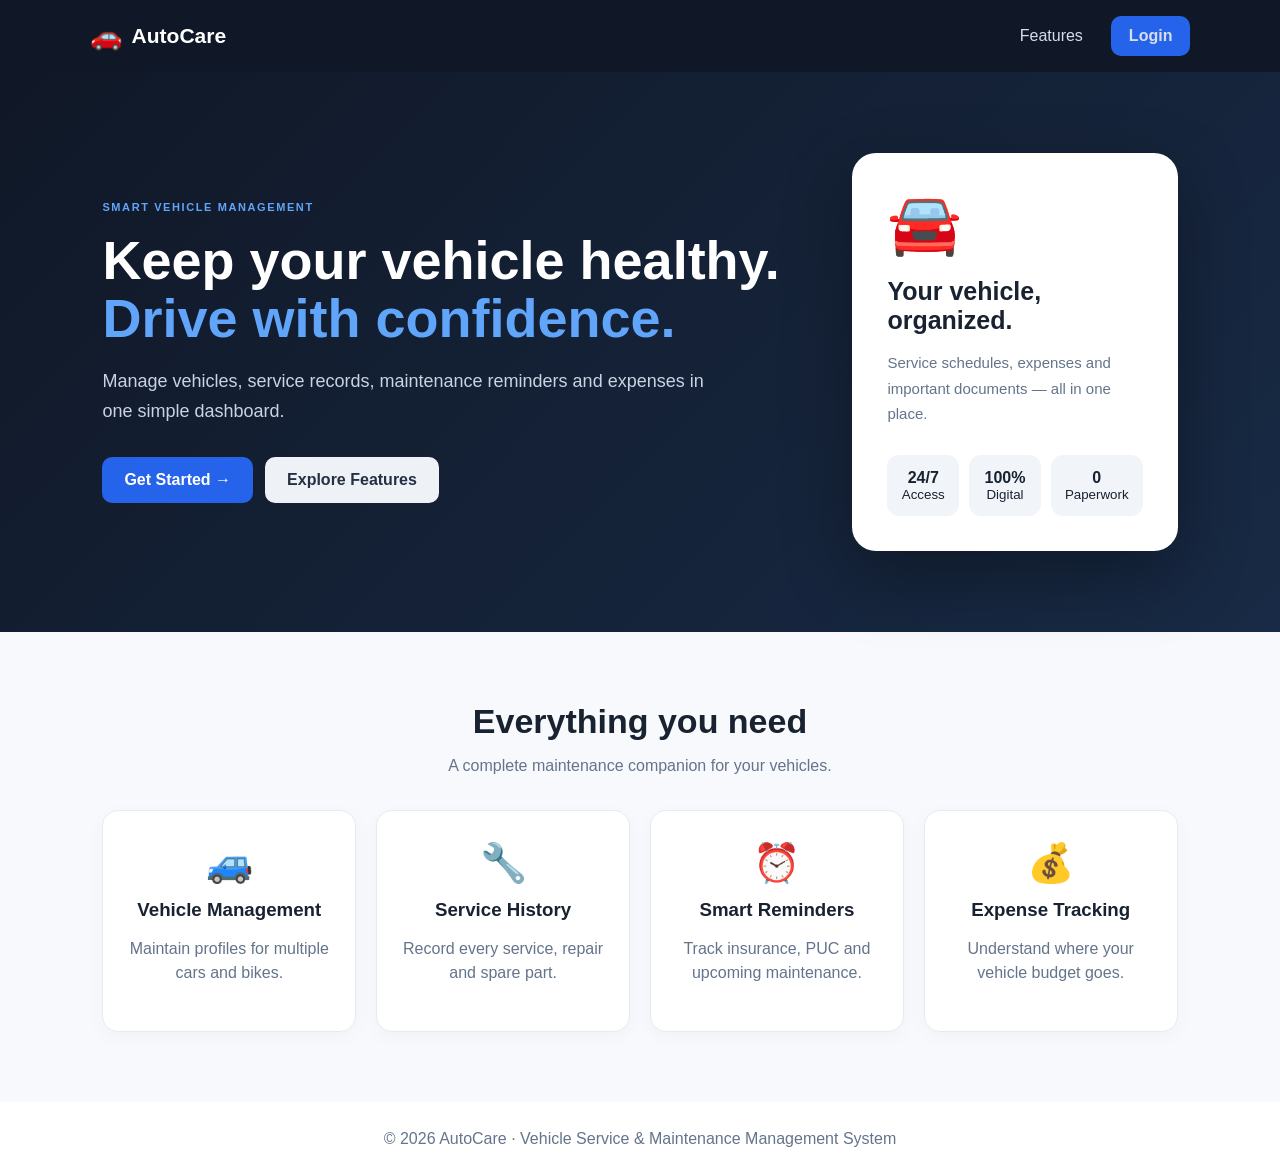
<file: index.html>
<!DOCTYPE html>
<html lang="en">
<head>
<meta charset="UTF-8">
<meta name="viewport" content="width=device-width, initial-scale=1.0">
<title>AutoCare | Vehicle Service Management</title>
<link rel="stylesheet" href="css/style.css">
</head>
<body class="landing">
<header class="topbar">
  <a class="brand" href="index.html"><span>🚗</span> AutoCare</a>
  <nav>
    <a href="#features">Features</a>
    <a href="login.html" class="btn btn-primary">Login</a>
  </nav>
</header>
<main class="hero">
  <section class="hero-copy">
    <div class="badge">SMART VEHICLE MANAGEMENT</div>
    <h1>Keep your vehicle healthy. <span>Drive with confidence.</span></h1>
    <p>Manage vehicles, service records, maintenance reminders and expenses in one simple dashboard.</p>
    <div class="hero-actions">
      <a href="login.html" class="btn btn-primary btn-lg">Get Started →</a>
      <a href="#features" class="btn btn-light btn-lg">Explore Features</a>
    </div>
  </section>
  <section class="hero-card">
    <div class="car-icon">🚘</div>
    <h3>Your vehicle, organized.</h3>
    <p>Service schedules, expenses and important documents — all in one place.</p>
    <div class="mini-stats">
      <div><strong>24/7</strong><small>Access</small></div>
      <div><strong>100%</strong><small>Digital</small></div>
      <div><strong>0</strong><small>Paperwork</small></div>
    </div>
  </section>
</main>
<section id="features" class="features">
  <h2>Everything you need</h2>
  <p class="section-subtitle">A complete maintenance companion for your vehicles.</p>
  <div class="feature-grid">
    <article><div class="feature-icon">🚙</div><h3>Vehicle Management</h3><p>Maintain profiles for multiple cars and bikes.</p></article>
    <article><div class="feature-icon">🔧</div><h3>Service History</h3><p>Record every service, repair and spare part.</p></article>
    <article><div class="feature-icon">⏰</div><h3>Smart Reminders</h3><p>Track insurance, PUC and upcoming maintenance.</p></article>
    <article><div class="feature-icon">💰</div><h3>Expense Tracking</h3><p>Understand where your vehicle budget goes.</p></article>
  </div>
</section>
<footer>© 2026 AutoCare · Vehicle Service & Maintenance Management System</footer>
</body>
</html>
</file>
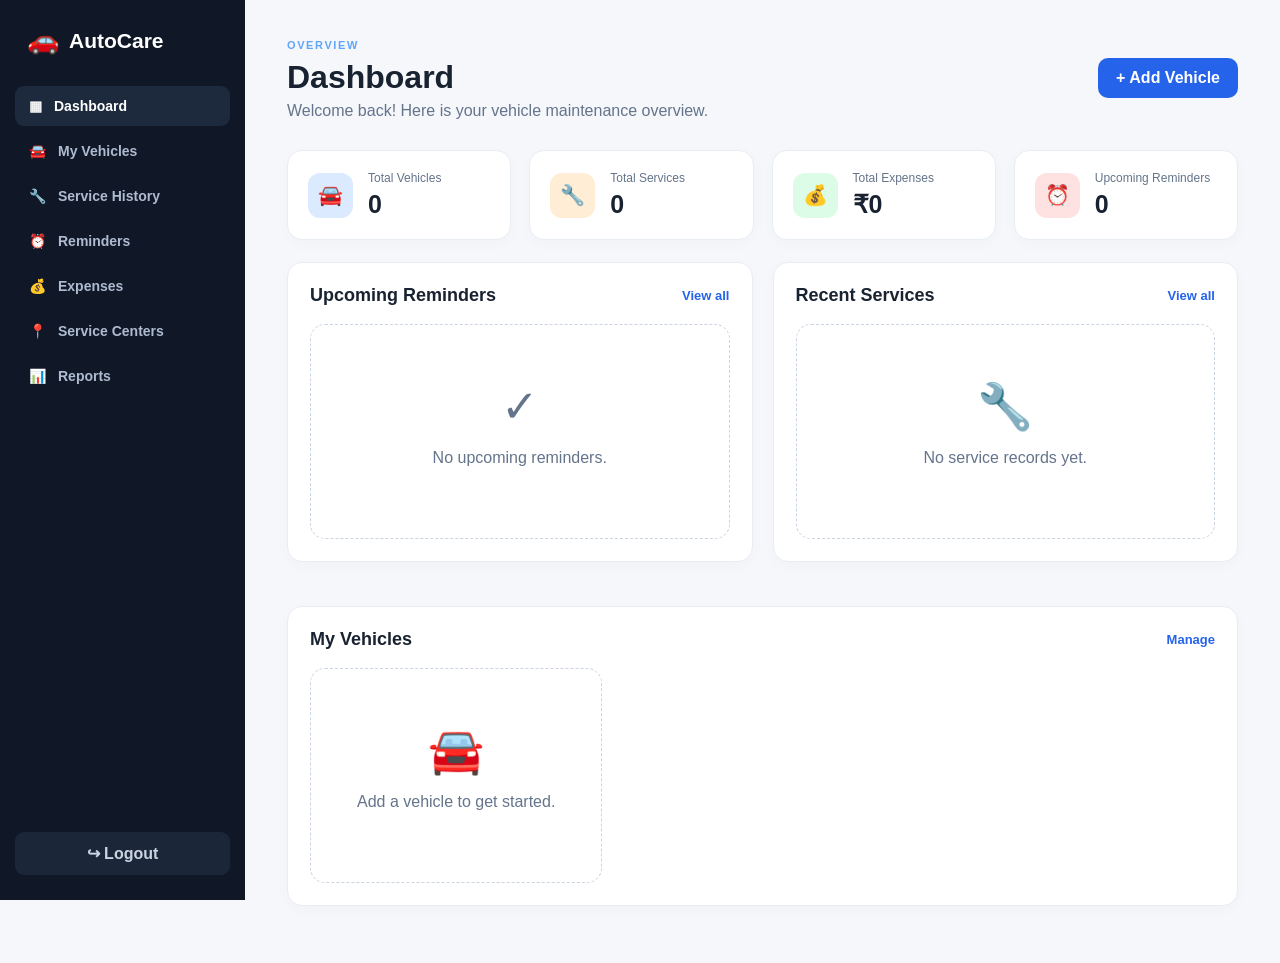
<file: dashboard.html>
<!DOCTYPE html>
<html lang="en">
<head>
<meta charset="UTF-8"><meta name="viewport" content="width=device-width, initial-scale=1.0">
<title>Dashboard | AutoCare</title><link rel="stylesheet" href="css/style.css">
</head>
<body>
<div class="app-shell">
<aside class="sidebar" id="sidebar">
  <a class="brand" href="dashboard.html"><span>🚗</span> AutoCare</a>
  <nav>
    <a class="active" href="dashboard.html">▦ <span>Dashboard</span></a>
    <a href="vehicles.html">🚘 <span>My Vehicles</span></a>
    <a href="service-history.html">🔧 <span>Service History</span></a>
    <a href="reminders.html">⏰ <span>Reminders</span></a>
    <a href="expenses.html">💰 <span>Expenses</span></a>
    <a href="service-centers.html">📍 <span>Service Centers</span></a>
    <a href="reports.html">📊 <span>Reports</span></a>
  </nav>
  <button id="logoutBtn" class="sidebar-logout">↪ Logout</button>
</aside>
<main class="main-content">
  <header class="mobile-header"><button id="menuBtn">☰</button><span class="brand">🚗 AutoCare</span></header>
  <div class="page-head"><div><span class="eyebrow">OVERVIEW</span><h1>Dashboard</h1><p>Welcome back! Here is your vehicle maintenance overview.</p></div>
  <a href="vehicles.html" class="btn btn-primary">+ Add Vehicle</a></div>
  <div class="stat-grid">
    <div class="stat-card"><span class="stat-icon blue">🚘</span><div><small>Total Vehicles</small><strong id="totalVehicles">0</strong></div></div>
    <div class="stat-card"><span class="stat-icon orange">🔧</span><div><small>Total Services</small><strong id="totalServices">0</strong></div></div>
    <div class="stat-card"><span class="stat-icon green">💰</span><div><small>Total Expenses</small><strong id="totalExpenses">₹0</strong></div></div>
    <div class="stat-card"><span class="stat-icon red">⏰</span><div><small>Upcoming Reminders</small><strong id="upcomingCount">0</strong></div></div>
  </div>
  <div class="content-grid">
    <section class="panel"><div class="panel-head"><h2>Upcoming Reminders</h2><a href="reminders.html">View all</a></div><div id="dashboardReminders" class="list"></div></section>
    <section class="panel"><div class="panel-head"><h2>Recent Services</h2><a href="service-history.html">View all</a></div><div id="dashboardServices" class="list"></div></section>
  </div>
  <section class="panel"><div class="panel-head"><h2>My Vehicles</h2><a href="vehicles.html">Manage</a></div><div id="dashboardVehicles" class="vehicle-mini-grid"></div></section>
</main>
</div>
<script src="js/app.js"></script><script src="js/dashboard.js"></script>
</body>
</html>
</file>
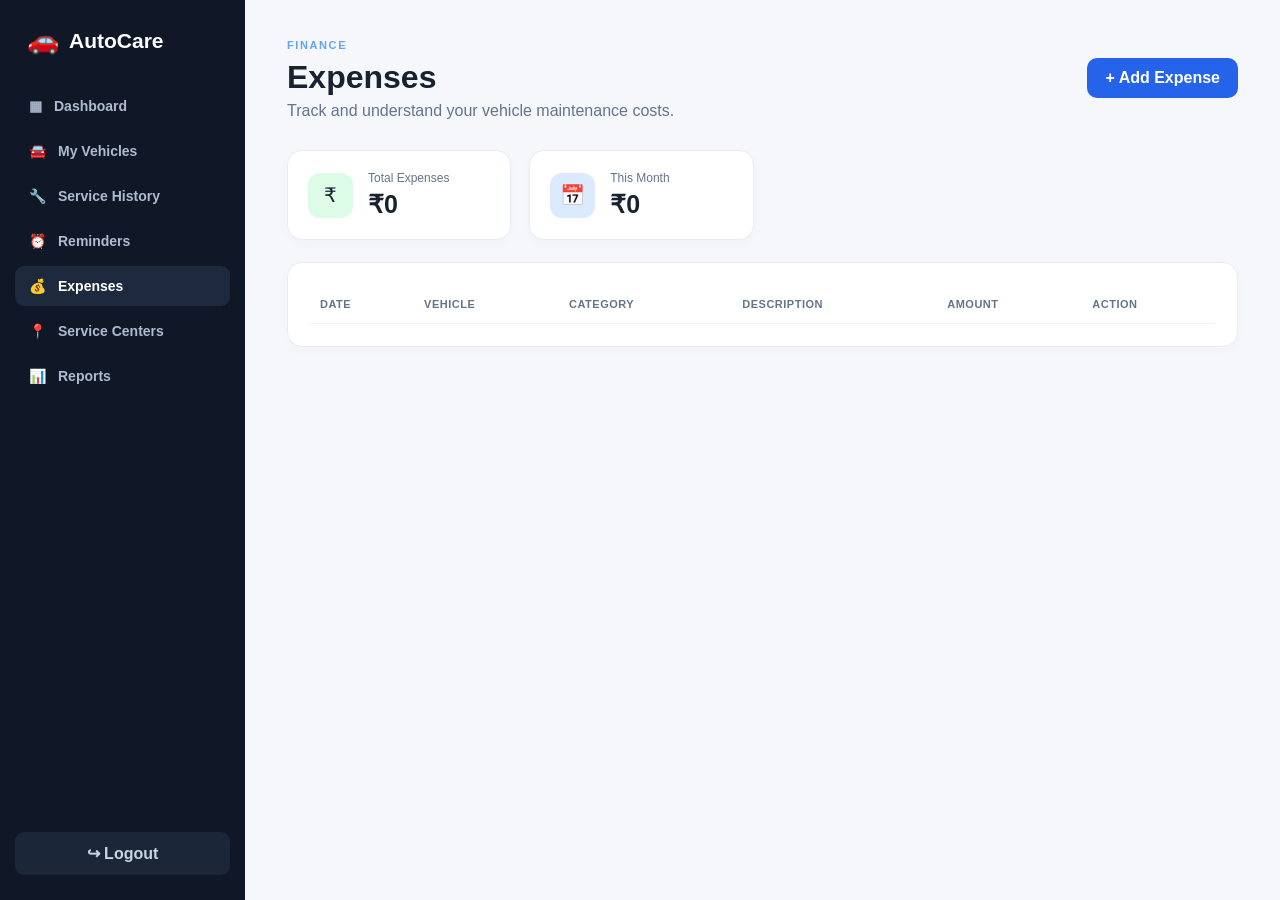
<file: expenses.html>
<!DOCTYPE html>
<html lang="en"><head><meta charset="UTF-8"><meta name="viewport" content="width=device-width, initial-scale=1.0"><title>Expenses | AutoCare</title><link rel="stylesheet" href="css/style.css"></head>
<body><div class="app-shell"><aside class="sidebar"><a class="brand" href="dashboard.html"><span>🚗</span> AutoCare</a><nav>
<a href="dashboard.html">▦ <span>Dashboard</span></a><a href="vehicles.html">🚘 <span>My Vehicles</span></a><a href="service-history.html">🔧 <span>Service History</span></a><a href="reminders.html">⏰ <span>Reminders</span></a><a class="active" href="expenses.html">💰 <span>Expenses</span></a><a href="service-centers.html">📍 <span>Service Centers</span></a><a href="reports.html">📊 <span>Reports</span></a>
</nav><button class="sidebar-logout" id="logoutBtn">↪ Logout</button></aside>
<main class="main-content"><header class="mobile-header"><button id="menuBtn">☰</button><span class="brand">🚗 AutoCare</span></header>
<div class="page-head"><div><span class="eyebrow">FINANCE</span><h1>Expenses</h1><p>Track and understand your vehicle maintenance costs.</p></div><button class="btn btn-primary" id="addExpenseBtn">+ Add Expense</button></div>
<div class="stat-grid"><div class="stat-card"><span class="stat-icon green">₹</span><div><small>Total Expenses</small><strong id="expenseTotal">₹0</strong></div></div><div class="stat-card"><span class="stat-icon blue">📅</span><div><small>This Month</small><strong id="expenseMonth">₹0</strong></div></div></div>
<section class="panel"><div class="table-wrap"><table><thead><tr><th>Date</th><th>Vehicle</th><th>Category</th><th>Description</th><th>Amount</th><th>Action</th></tr></thead><tbody id="expenseTable"></tbody></table></div></section>
</main></div>
<div class="modal" id="expenseModal"><div class="modal-card"><div class="modal-head"><h2>Add Expense</h2><button class="close" data-close>×</button></div>
<form id="expenseForm"><div class="form-grid"><div><label>Vehicle</label><select id="expenseVehicle" required></select></div><div><label>Date</label><input id="expenseDate" type="date" required></div><div><label>Category</label><select id="expenseCategory"><option>Service</option><option>Repair</option><option>Spare Parts</option><option>Insurance</option><option>Fuel</option><option>Other</option></select></div><div><label>Amount (₹)</label><input id="expenseAmount" type="number" min="0" step="0.01" required></div><div class="full-field"><label>Description</label><input id="expenseDescription" placeholder="e.g. Engine oil and filter"></div></div>
<div class="modal-actions"><button type="button" class="btn btn-light" data-close>Cancel</button><button class="btn btn-primary">Save Expense</button></div></form></div></div>
<script src="js/app.js"></script><script src="js/expenses.js"></script></body></html>
</file>
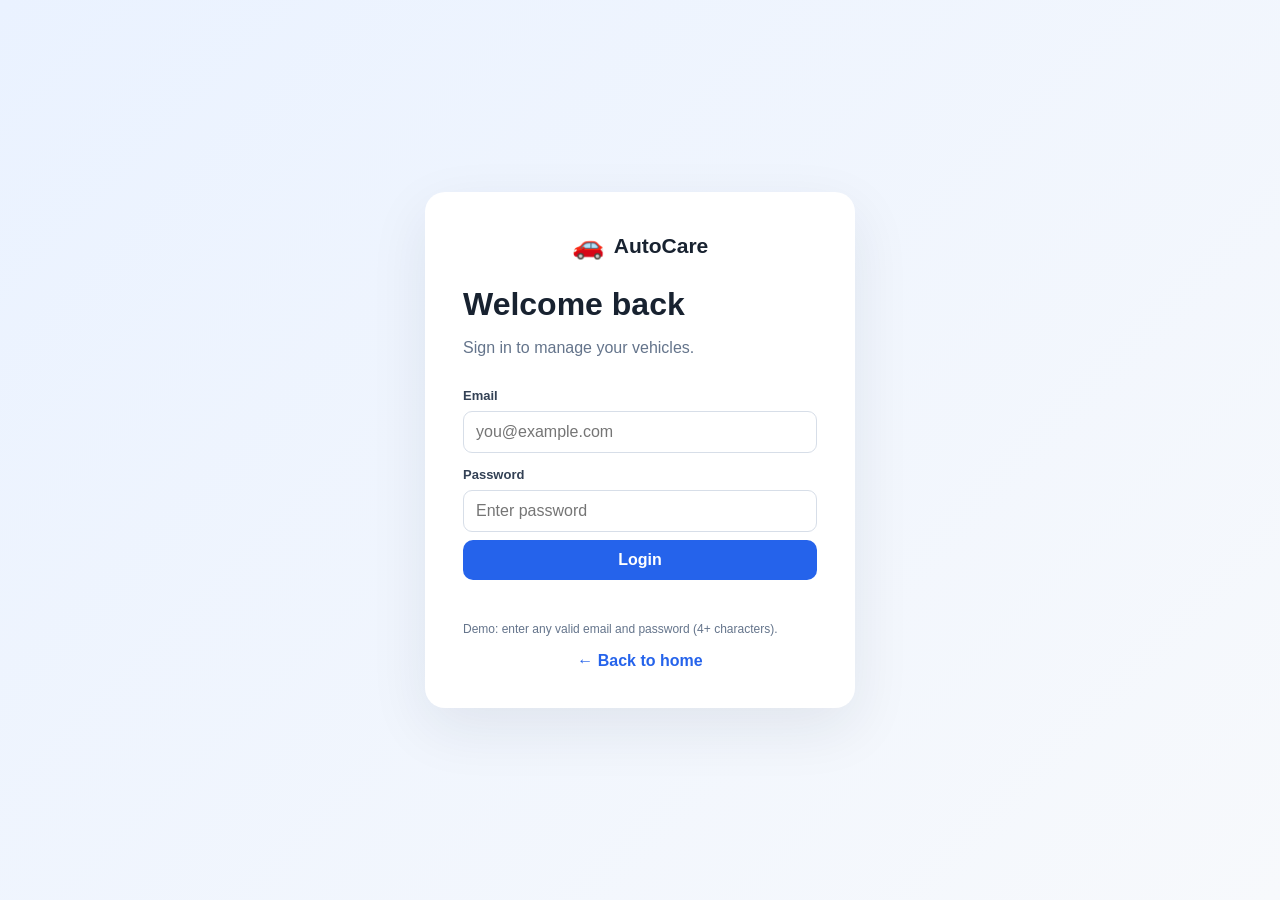
<file: login.html>
<!DOCTYPE html>
<html lang="en">
<head>
<meta charset="UTF-8"><meta name="viewport" content="width=device-width, initial-scale=1.0">
<title>Login | AutoCare</title><link rel="stylesheet" href="css/style.css">
</head>
<body class="auth-page">
<div class="auth-card">
  <a class="brand centered" href="index.html"><span>🚗</span> AutoCare</a>
  <h1>Welcome back</h1>
  <p class="muted">Sign in to manage your vehicles.</p>
  <form id="loginForm">
    <label>Email</label><input id="loginEmail" type="email" placeholder="you@example.com" required>
    <label>Password</label><input id="loginPassword" type="password" placeholder="Enter password" required minlength="4">
    <button class="btn btn-primary full" type="submit">Login</button>
    <div id="loginMsg" class="form-msg"></div>
  </form>
  <p class="auth-note">Demo: enter any valid email and password (4+ characters).</p>
  <a href="index.html" class="back-link">← Back to home</a>
</div>
<script src="js/auth.js"></script>
</body>
</html>
</file>
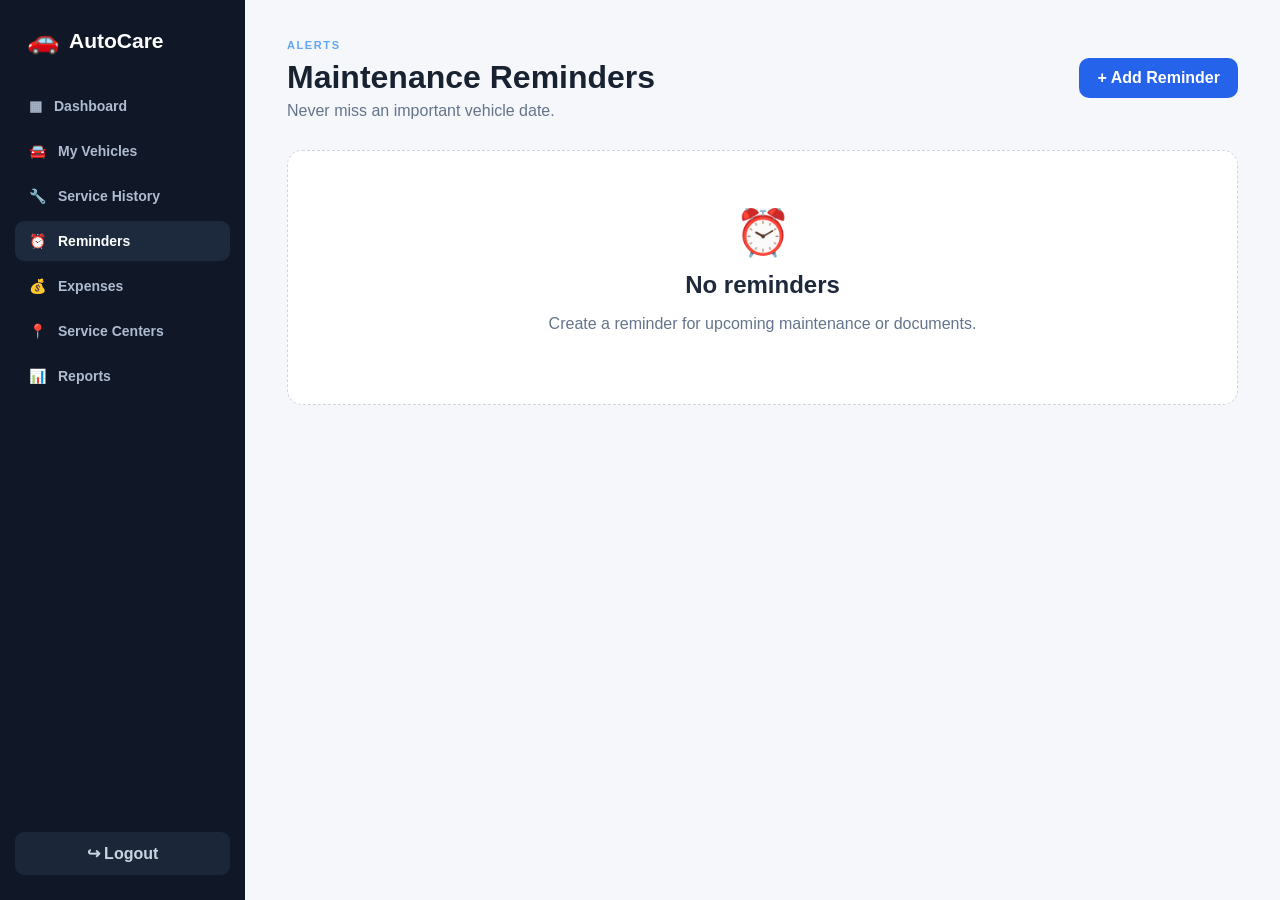
<file: reminders.html>
<!DOCTYPE html>
<html lang="en"><head><meta charset="UTF-8"><meta name="viewport" content="width=device-width, initial-scale=1.0"><title>Reminders | AutoCare</title><link rel="stylesheet" href="css/style.css"></head>
<body><div class="app-shell"><aside class="sidebar"><a class="brand" href="dashboard.html"><span>🚗</span> AutoCare</a><nav>
<a href="dashboard.html">▦ <span>Dashboard</span></a><a href="vehicles.html">🚘 <span>My Vehicles</span></a><a href="service-history.html">🔧 <span>Service History</span></a><a class="active" href="reminders.html">⏰ <span>Reminders</span></a><a href="expenses.html">💰 <span>Expenses</span></a><a href="service-centers.html">📍 <span>Service Centers</span></a><a href="reports.html">📊 <span>Reports</span></a>
</nav><button class="sidebar-logout" id="logoutBtn">↪ Logout</button></aside>
<main class="main-content"><header class="mobile-header"><button id="menuBtn">☰</button><span class="brand">🚗 AutoCare</span></header>
<div class="page-head"><div><span class="eyebrow">ALERTS</span><h1>Maintenance Reminders</h1><p>Never miss an important vehicle date.</p></div><button class="btn btn-primary" id="addReminderBtn">+ Add Reminder</button></div>
<div id="reminderGrid" class="reminder-grid"></div><div id="emptyReminders" class="empty-state hidden"><div>⏰</div><h2>No reminders</h2><p>Create a reminder for upcoming maintenance or documents.</p></div>
</main></div>
<div class="modal" id="reminderModal"><div class="modal-card"><div class="modal-head"><h2>Add Reminder</h2><button class="close" data-close>×</button></div>
<form id="reminderForm"><div class="form-grid"><div><label>Vehicle</label><select id="reminderVehicle" required></select></div><div><label>Reminder Type</label><select id="reminderType"><option>Service</option><option>Oil Change</option><option>Insurance Renewal</option><option>PUC Renewal</option><option>Registration Renewal</option><option>Tyre Check</option><option>Battery Check</option><option>Other</option></select></div><div><label>Due Date</label><input id="reminderDate" type="date" required></div><div class="full-field"><label>Notes</label><input id="reminderNotes" placeholder="e.g. Renew insurance policy"></div></div>
<div class="modal-actions"><button type="button" class="btn btn-light" data-close>Cancel</button><button class="btn btn-primary">Save Reminder</button></div></form></div></div>
<script src="js/app.js"></script><script src="js/reminders.js"></script></body></html>
</file>
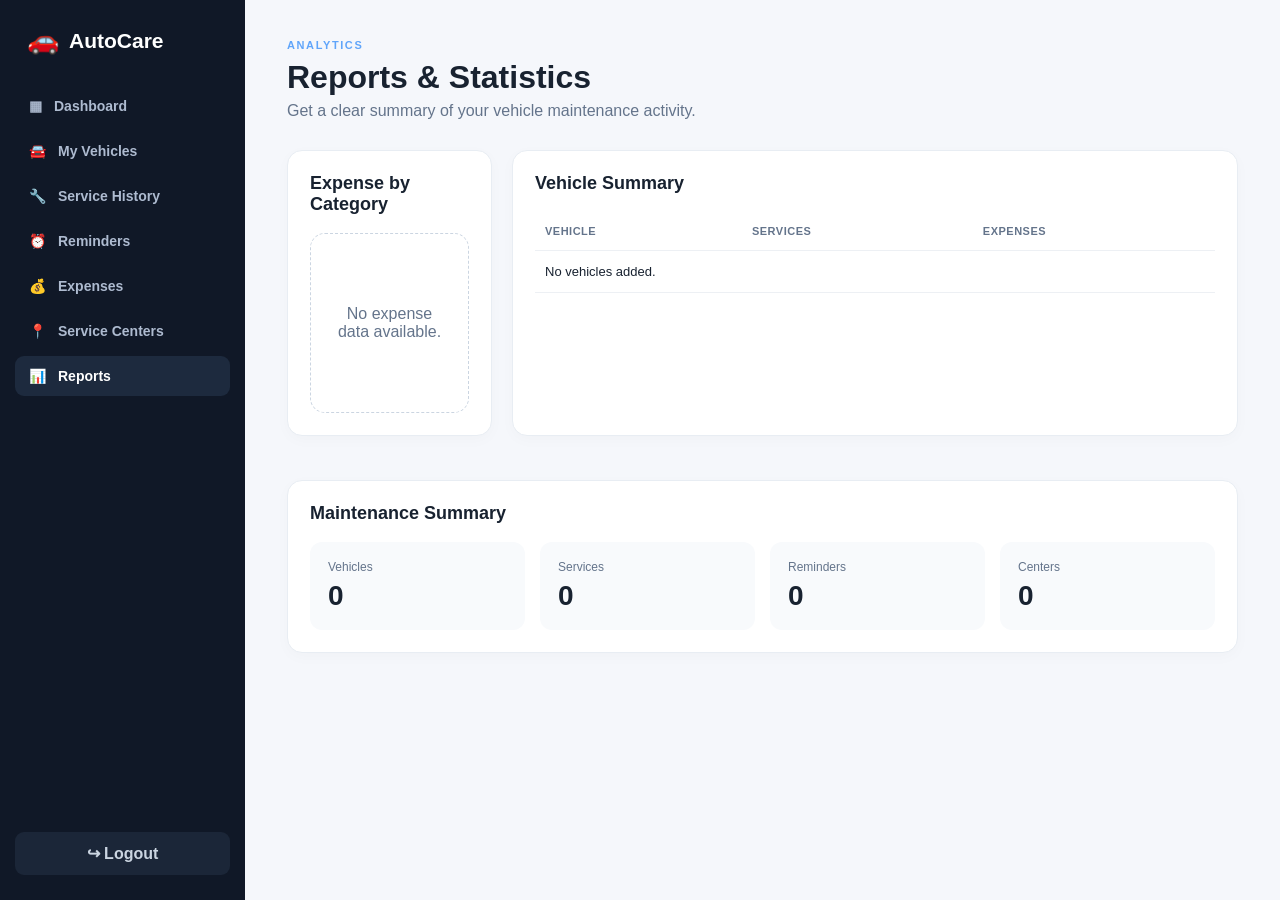
<file: reports.html>
<!DOCTYPE html>
<html lang="en"><head><meta charset="UTF-8"><meta name="viewport" content="width=device-width, initial-scale=1.0"><title>Reports | AutoCare</title><link rel="stylesheet" href="css/style.css"></head>
<body><div class="app-shell"><aside class="sidebar"><a class="brand" href="dashboard.html"><span>🚗</span> AutoCare</a><nav>
<a href="dashboard.html">▦ <span>Dashboard</span></a><a href="vehicles.html">🚘 <span>My Vehicles</span></a><a href="service-history.html">🔧 <span>Service History</span></a><a href="reminders.html">⏰ <span>Reminders</span></a><a href="expenses.html">💰 <span>Expenses</span></a><a href="service-centers.html">📍 <span>Service Centers</span></a><a class="active" href="reports.html">📊 <span>Reports</span></a>
</nav><button class="sidebar-logout" id="logoutBtn">↪ Logout</button></aside>
<main class="main-content"><header class="mobile-header"><button id="menuBtn">☰</button><span class="brand">🚗 AutoCare</span></header>
<div class="page-head"><div><span class="eyebrow">ANALYTICS</span><h1>Reports & Statistics</h1><p>Get a clear summary of your vehicle maintenance activity.</p></div></div>
<div class="report-grid"><section class="panel"><div class="panel-head"><h2>Expense by Category</h2></div><div id="categoryReport" class="bars"></div></section>
<section class="panel"><div class="panel-head"><h2>Vehicle Summary</h2></div><div class="table-wrap"><table><thead><tr><th>Vehicle</th><th>Services</th><th>Expenses</th></tr></thead><tbody id="vehicleReport"></tbody></table></div></section></div>
<section class="panel"><div class="panel-head"><h2>Maintenance Summary</h2></div><div class="summary-cards"><div><span>Vehicles</span><strong id="rVehicles">0</strong></div><div><span>Services</span><strong id="rServices">0</strong></div><div><span>Reminders</span><strong id="rReminders">0</strong></div><div><span>Centers</span><strong id="rCenters">0</strong></div></div></section>
</main></div><script src="js/app.js"></script><script src="js/reports.js"></script></body></html>
</file>
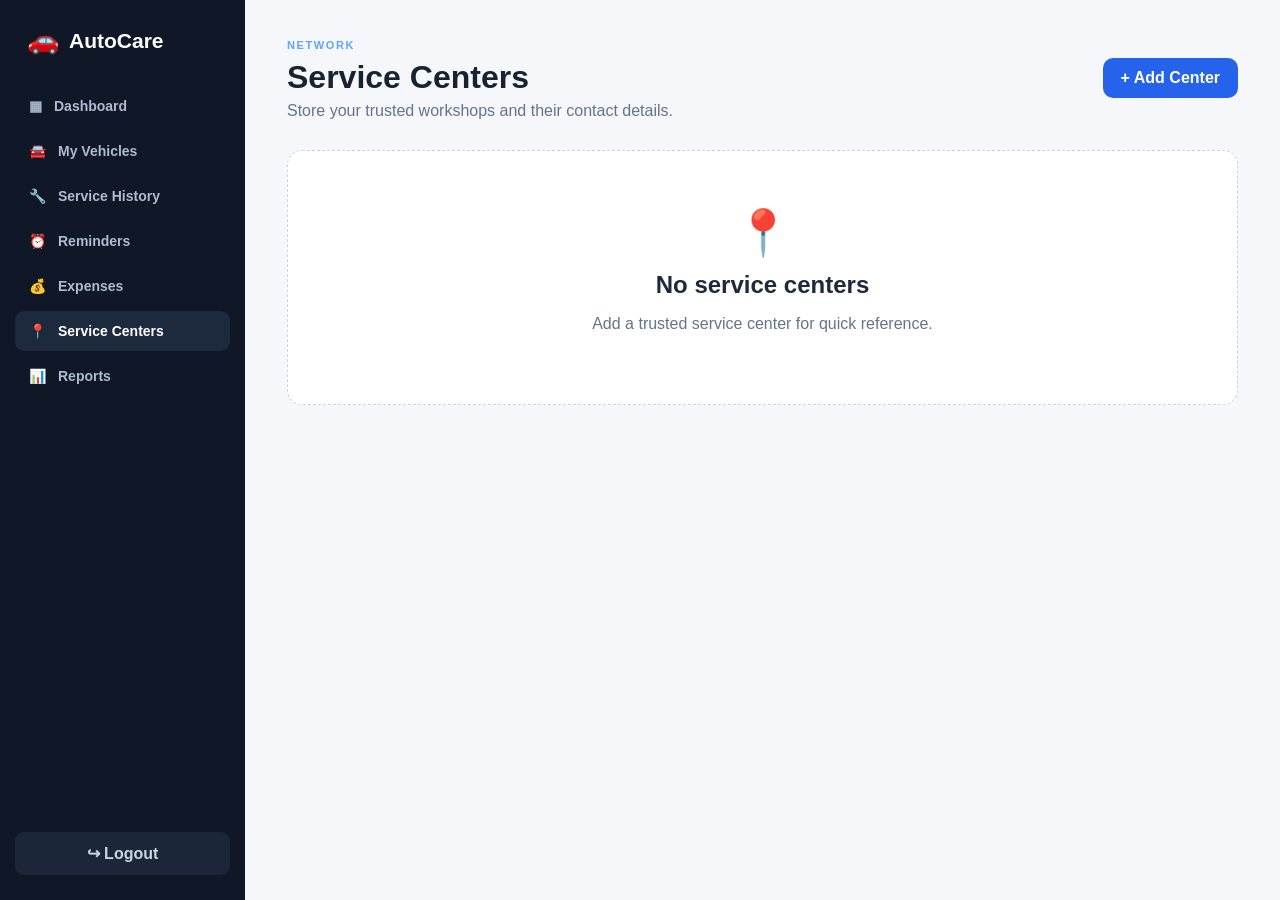
<file: service-centers.html>
<!DOCTYPE html>
<html lang="en"><head><meta charset="UTF-8"><meta name="viewport" content="width=device-width, initial-scale=1.0"><title>Service Centers | AutoCare</title><link rel="stylesheet" href="css/style.css"></head>
<body><div class="app-shell"><aside class="sidebar"><a class="brand" href="dashboard.html"><span>🚗</span> AutoCare</a><nav>
<a href="dashboard.html">▦ <span>Dashboard</span></a><a href="vehicles.html">🚘 <span>My Vehicles</span></a><a href="service-history.html">🔧 <span>Service History</span></a><a href="reminders.html">⏰ <span>Reminders</span></a><a href="expenses.html">💰 <span>Expenses</span></a><a class="active" href="service-centers.html">📍 <span>Service Centers</span></a><a href="reports.html">📊 <span>Reports</span></a>
</nav><button class="sidebar-logout" id="logoutBtn">↪ Logout</button></aside>
<main class="main-content"><header class="mobile-header"><button id="menuBtn">☰</button><span class="brand">🚗 AutoCare</span></header>
<div class="page-head"><div><span class="eyebrow">NETWORK</span><h1>Service Centers</h1><p>Store your trusted workshops and their contact details.</p></div><button class="btn btn-primary" id="addCenterBtn">+ Add Center</button></div>
<div id="centerGrid" class="center-grid"></div><div id="emptyCenters" class="empty-state hidden"><div>📍</div><h2>No service centers</h2><p>Add a trusted service center for quick reference.</p></div>
</main></div>
<div class="modal" id="centerModal"><div class="modal-card"><div class="modal-head"><h2>Add Service Center</h2><button class="close" data-close>×</button></div>
<form id="centerForm"><div class="form-grid"><div><label>Center Name</label><input id="centerName" required placeholder="e.g. ABC Motors"></div><div><label>Phone</label><input id="centerPhone" required placeholder="+91 98765 43210"></div><div><label>Location</label><input id="centerLocation" required placeholder="Chennai"></div><div><label>Specialization</label><input id="centerSpecialization" placeholder="General / Honda / EV"></div><div class="full-field"><label>Notes</label><textarea id="centerNotes" rows="3" placeholder="Additional details"></textarea></div></div>
<div class="modal-actions"><button type="button" class="btn btn-light" data-close>Cancel</button><button class="btn btn-primary">Save Center</button></div></form></div></div>
<script src="js/app.js"></script><script src="js/centers.js"></script></body></html>
</file>
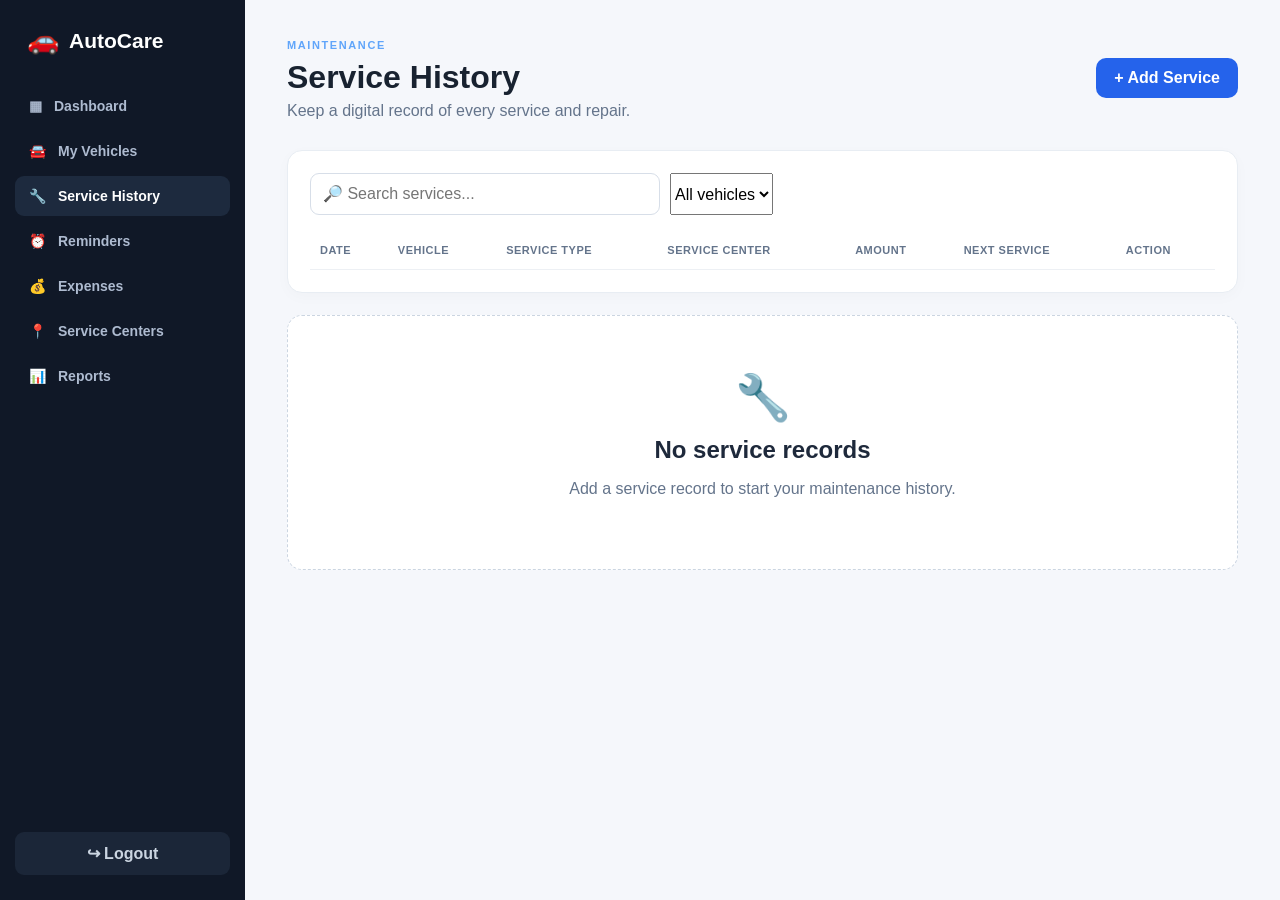
<file: service-history.html>
<!DOCTYPE html>
<html lang="en"><head><meta charset="UTF-8"><meta name="viewport" content="width=device-width, initial-scale=1.0"><title>Service History | AutoCare</title><link rel="stylesheet" href="css/style.css"></head>
<body><div class="app-shell"><aside class="sidebar"><a class="brand" href="dashboard.html"><span>🚗</span> AutoCare</a><nav>
<a href="dashboard.html">▦ <span>Dashboard</span></a><a href="vehicles.html">🚘 <span>My Vehicles</span></a><a class="active" href="service-history.html">🔧 <span>Service History</span></a><a href="reminders.html">⏰ <span>Reminders</span></a><a href="expenses.html">💰 <span>Expenses</span></a><a href="service-centers.html">📍 <span>Service Centers</span></a><a href="reports.html">📊 <span>Reports</span></a>
</nav><button class="sidebar-logout" id="logoutBtn">↪ Logout</button></aside>
<main class="main-content"><header class="mobile-header"><button id="menuBtn">☰</button><span class="brand">🚗 AutoCare</span></header>
<div class="page-head"><div><span class="eyebrow">MAINTENANCE</span><h1>Service History</h1><p>Keep a digital record of every service and repair.</p></div><button class="btn btn-primary" id="addServiceBtn">+ Add Service</button></div>
<section class="panel"><div class="toolbar"><input id="serviceSearch" class="search" placeholder="🔎 Search services..."><select id="serviceFilter"><option value="">All vehicles</option></select></div>
<div class="table-wrap"><table><thead><tr><th>Date</th><th>Vehicle</th><th>Service Type</th><th>Service Center</th><th>Amount</th><th>Next Service</th><th>Action</th></tr></thead><tbody id="serviceTable"></tbody></table></div></section>
<div id="emptyServices" class="empty-state hidden"><div>🔧</div><h2>No service records</h2><p>Add a service record to start your maintenance history.</p></div>
</main></div>
<div class="modal" id="serviceModal"><div class="modal-card"><div class="modal-head"><h2>Add Service Record</h2><button class="close" data-close>×</button></div>
<form id="serviceForm"><div class="form-grid"><div><label>Vehicle</label><select id="serviceVehicle" required></select></div><div><label>Service Date</label><input id="serviceDate" type="date" required></div>
<div><label>Service Type</label><select id="serviceType"><option>General Service</option><option>Oil Change</option><option>Repair</option><option>Brake Service</option><option>Tyre Replacement</option><option>Battery Replacement</option><option>Other</option></select></div>
<div><label>Service Center</label><input id="serviceCenter" placeholder="e.g. AutoCare Motors" required></div>
<div><label>Amount (₹)</label><input id="serviceAmount" type="number" min="0" step="0.01" required></div><div><label>Next Service Date</label><input id="nextService" type="date"></div>
<div class="full-field"><label>Description</label><textarea id="serviceDescription" rows="3" placeholder="Work performed, parts replaced..."></textarea></div></div>
<div class="modal-actions"><button type="button" class="btn btn-light" data-close>Cancel</button><button class="btn btn-primary">Save Service</button></div></form></div></div>
<script src="js/app.js"></script><script src="js/service.js"></script></body></html>
</file>
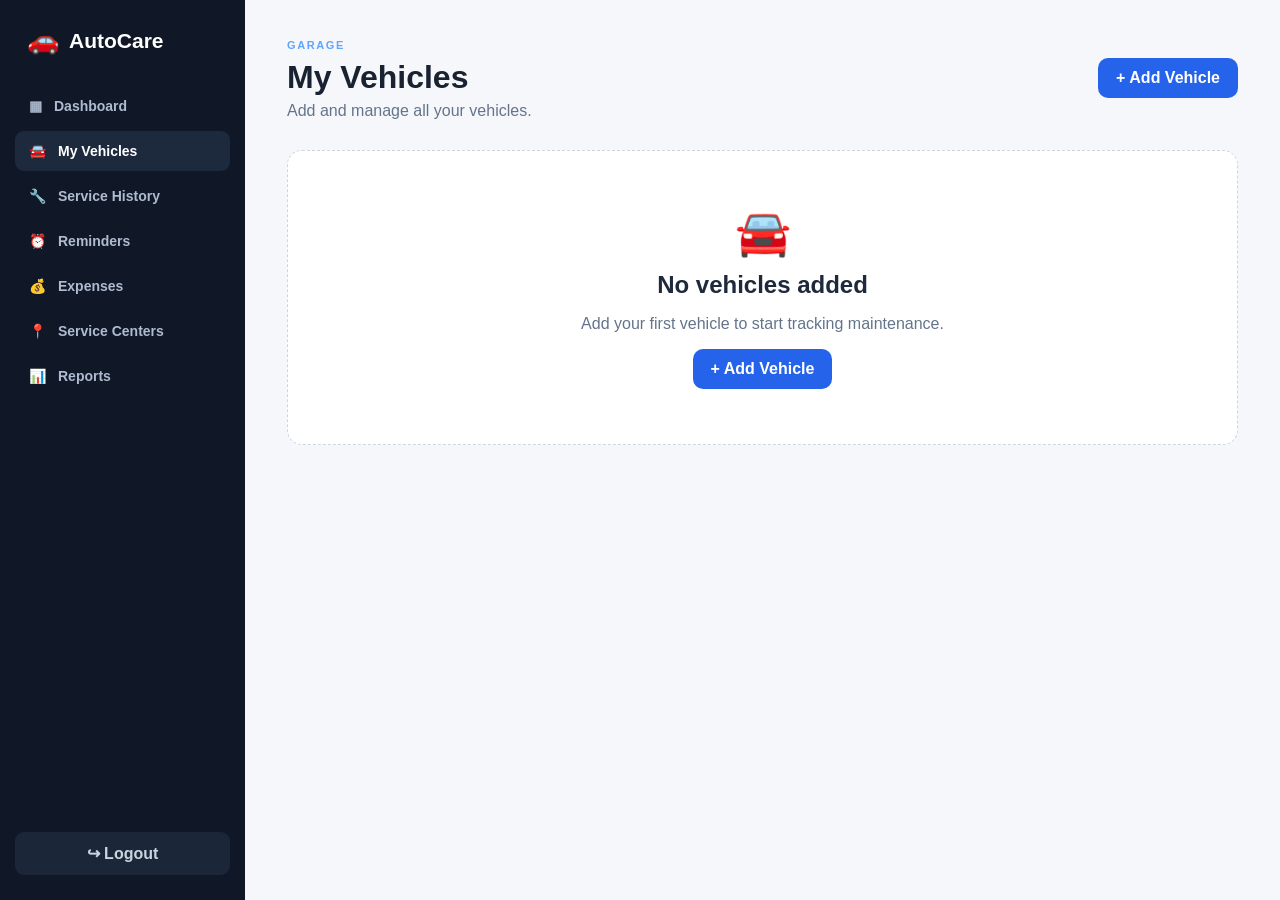
<file: vehicles.html>
<!DOCTYPE html>
<html lang="en"><head><meta charset="UTF-8"><meta name="viewport" content="width=device-width, initial-scale=1.0">
<title>My Vehicles | AutoCare</title><link rel="stylesheet" href="css/style.css"></head>
<body><div class="app-shell"><aside class="sidebar">
<a class="brand" href="dashboard.html"><span>🚗</span> AutoCare</a><nav>
<a href="dashboard.html">▦ <span>Dashboard</span></a><a class="active" href="vehicles.html">🚘 <span>My Vehicles</span></a>
<a href="service-history.html">🔧 <span>Service History</span></a><a href="reminders.html">⏰ <span>Reminders</span></a>
<a href="expenses.html">💰 <span>Expenses</span></a><a href="service-centers.html">📍 <span>Service Centers</span></a><a href="reports.html">📊 <span>Reports</span></a>
</nav><button class="sidebar-logout" id="logoutBtn">↪ Logout</button></aside>
<main class="main-content"><header class="mobile-header"><button id="menuBtn">☰</button><span class="brand">🚗 AutoCare</span></header>
<div class="page-head"><div><span class="eyebrow">GARAGE</span><h1>My Vehicles</h1><p>Add and manage all your vehicles.</p></div><button class="btn btn-primary" id="addVehicleBtn">+ Add Vehicle</button></div>
<div id="vehicleGrid" class="vehicle-grid"></div>
<div id="emptyVehicles" class="empty-state hidden"><div>🚘</div><h2>No vehicles added</h2><p>Add your first vehicle to start tracking maintenance.</p><button class="btn btn-primary" id="emptyAdd">+ Add Vehicle</button></div>
</main></div>
<div class="modal" id="vehicleModal"><div class="modal-card"><div class="modal-head"><h2 id="vehicleModalTitle">Add Vehicle</h2><button class="close" data-close>×</button></div>
<form id="vehicleForm"><input type="hidden" id="vehicleId">
<div class="form-grid"><div><label>Vehicle Name</label><input id="vehicleName" placeholder="e.g. Honda City" required></div>
<div><label>Registration Number</label><input id="vehicleNumber" placeholder="e.g. TN 01 AB 1234" required></div>
<div><label>Brand</label><input id="vehicleBrand" placeholder="e.g. Honda" required></div>
<div><label>Model</label><input id="vehicleModel" placeholder="e.g. City" required></div>
<div><label>Year</label><input id="vehicleYear" type="number" min="1900" max="2100" required></div>
<div><label>Fuel Type</label><select id="vehicleFuel"><option>Petrol</option><option>Diesel</option><option>Electric</option><option>Hybrid</option><option>CNG</option></select></div>
<div><label>Current Mileage (km)</label><input id="vehicleMileage" type="number" min="0" value="0" required></div>
<div><label>Insurance Expiry</label><input id="vehicleInsurance" type="date"></div></div>
<div class="modal-actions"><button type="button" class="btn btn-light" data-close>Cancel</button><button class="btn btn-primary" type="submit">Save Vehicle</button></div>
</form></div></div>
<script src="js/app.js"></script><script src="js/vehicles.js"></script></body></html>
</file>
<file: css/style.css>
*{box-sizing:border-box}html{scroll-behavior:smooth}body{margin:0;font-family:Inter,Segoe UI,Arial,sans-serif;background:#f5f7fb;color:#182230}a{text-decoration:none;color:inherit}button,input,select,textarea{font:inherit}button{cursor:pointer}.brand{display:flex;align-items:center;gap:10px;font-size:21px;font-weight:800;color:#fff}.brand span{font-size:26px}.topbar{height:72px;display:flex;align-items:center;justify-content:space-between;padding:0 7%;background:#101827;color:#fff}.topbar nav{display:flex;gap:28px;align-items:center}.topbar nav a{color:#d7deea}.topbar nav a:hover{color:#fff}.btn{border:0;border-radius:10px;padding:11px 18px;font-weight:700;display:inline-flex;align-items:center;justify-content:center;gap:7px;transition:.2s}.btn-primary{background:#2563eb;color:#fff}.btn-primary:hover{background:#1d4ed8;transform:translateY(-1px)}.btn-light{background:#eef2f7;color:#253044}.btn-lg{padding:14px 22px}.full{width:100%}.landing{background:#f7f9fc}.hero{min-height:560px;padding:80px 8%;display:flex;align-items:center;justify-content:space-between;gap:70px;background:linear-gradient(135deg,#101827,#182a45);color:#fff}.hero-copy{max-width:680px}.badge,.eyebrow{font-size:11px;letter-spacing:1.6px;font-weight:800;color:#60a5fa}.hero h1{font-size:54px;line-height:1.08;margin:18px 0}.hero h1 span{color:#60a5fa}.hero p{font-size:18px;line-height:1.7;color:#c9d3e2;max-width:610px}.hero-actions{display:flex;gap:12px;margin-top:30px}.hero-card{width:340px;padding:35px;border-radius:24px;background:#fff;color:#182230;box-shadow:0 25px 70px #0005}.car-icon{font-size:60px}.hero-card h3{font-size:25px;margin:18px 0 8px}.hero-card p{font-size:15px;color:#64748b}.mini-stats{display:grid;grid-template-columns:repeat(3,1fr);gap:10px;margin-top:28px}.mini-stats div{background:#f1f5f9;padding:14px;border-radius:12px;text-align:center}.mini-stats strong,.mini-stats small{display:block}.features{padding:70px 8%;text-align:center}.features h2{font-size:34px;margin:0 0 8px}.section-subtitle,.muted{color:#64748b}.feature-grid{display:grid;grid-template-columns:repeat(4,1fr);gap:20px;margin-top:35px}.feature-grid article{background:#fff;padding:30px 22px;border-radius:16px;box-shadow:0 5px 20px #1e293b08;border:1px solid #e7ebf1}.feature-icon{font-size:38px}.feature-grid h3{margin:14px 0 8px}.feature-grid p{color:#64748b;line-height:1.5}footer{text-align:center;padding:28px;color:#64748b;background:#fff}.auth-page{min-height:100vh;display:grid;place-items:center;background:linear-gradient(135deg,#eaf2ff,#f7f9fc)}.auth-card{width:min(430px,92%);background:#fff;padding:38px;border-radius:20px;box-shadow:0 20px 60px #1e293b15}.centered{justify-content:center;color:#182230;margin-bottom:25px}.auth-card h1{margin:8px 0}.auth-card form{display:flex;flex-direction:column;gap:8px;margin-top:25px}.auth-card label,form label{font-size:13px;font-weight:700;color:#334155;margin-top:6px}.auth-card input,form input,form select,form textarea,.search{width:100%;border:1px solid #d7dee8;border-radius:9px;padding:11px 12px;outline:none;background:#fff;color:#182230}.auth-card input:focus,form input:focus,form select:focus,form textarea:focus,.search:focus{border-color:#2563eb;box-shadow:0 0 0 3px #2563eb15}.auth-note{font-size:12px;color:#64748b;margin:16px 0}.back-link{display:block;text-align:center;color:#2563eb;font-weight:600}.form-msg{font-size:13px;min-height:18px}.form-msg.error{color:#dc2626}.app-shell{display:flex;min-height:100vh}.sidebar{width:245px;background:#101827;color:#aebbd0;padding:25px 15px;position:fixed;top:0;bottom:0;left:0;display:flex;flex-direction:column}.sidebar .brand{padding:0 12px 30px}.sidebar nav{display:flex;flex-direction:column;gap:5px}.sidebar nav a{padding:12px 14px;border-radius:9px;display:flex;gap:12px;align-items:center;font-size:14px;font-weight:600}.sidebar nav a:hover,.sidebar nav a.active{background:#1d2a3e;color:#fff}.sidebar-logout{margin-top:auto;border:0;background:#1b2638;color:#cbd5e1;border-radius:9px;padding:12px;font-weight:700}.main-content{margin-left:245px;padding:35px 42px;width:calc(100% - 245px)}.page-head{display:flex;justify-content:space-between;align-items:center;gap:20px;margin-bottom:30px}.page-head h1{margin:6px 0;font-size:32px}.page-head p{margin:0;color:#64748b}.stat-grid{display:grid;grid-template-columns:repeat(4,1fr);gap:18px;margin-bottom:22px}.stat-card{background:#fff;border:1px solid #e8edf3;border-radius:15px;padding:20px;display:flex;align-items:center;gap:15px;box-shadow:0 4px 15px #1e293b06}.stat-card small{display:block;color:#64748b;font-size:12px}.stat-card strong{font-size:25px;display:block;margin-top:5px}.stat-icon{width:45px;height:45px;border-radius:12px;display:grid;place-items:center;font-size:20px}.blue{background:#dbeafe}.orange{background:#ffedd5}.green{background:#dcfce7}.red{background:#fee2e2}.content-grid,.report-grid{display:grid;grid-template-columns:1fr 1fr;gap:20px;margin-bottom:22px}.panel{background:#fff;border:1px solid #e8edf3;border-radius:15px;padding:22px;box-shadow:0 4px 15px #1e293b06;margin-bottom:22px}.panel-head{display:flex;justify-content:space-between;align-items:center;margin-bottom:18px}.panel-head h2{font-size:18px;margin:0}.panel-head a{font-size:13px;color:#2563eb;font-weight:700}.list{display:flex;flex-direction:column;gap:10px}.list-item{display:flex;align-items:center;justify-content:space-between;padding:12px;background:#f8fafc;border-radius:10px}.list-item .title{font-weight:700;font-size:14px}.list-item .sub{font-size:12px;color:#64748b;margin-top:3px}.pill{font-size:11px;padding:5px 8px;border-radius:20px;font-weight:700}.pill.warning{background:#fff7ed;color:#c2410c}.pill.ok{background:#dcfce7;color:#15803d}.vehicle-mini-grid{display:grid;grid-template-columns:repeat(3,1fr);gap:14px}.vehicle-mini{padding:18px;background:#f8fafc;border-radius:12px}.vehicle-mini .emoji{font-size:35px}.vehicle-mini h3{margin:8px 0 3px}.vehicle-mini p{font-size:12px;color:#64748b;margin:0}.vehicle-grid{display:grid;grid-template-columns:repeat(3,1fr);gap:18px}.vehicle-card{background:#fff;border:1px solid #e8edf3;border-radius:16px;padding:22px;box-shadow:0 4px 15px #1e293b06}.vehicle-top{display:flex;justify-content:space-between;align-items:start}.vehicle-photo{width:58px;height:58px;border-radius:15px;background:#dbeafe;display:grid;place-items:center;font-size:31px}.vehicle-card h2{font-size:20px;margin:16px 0 3px}.vehicle-card .number{color:#64748b;font-weight:700;font-size:13px}.vehicle-details{display:grid;grid-template-columns:1fr 1fr;gap:12px;margin:18px 0}.vehicle-details div{background:#f8fafc;padding:10px;border-radius:9px}.vehicle-details small{display:block;color:#64748b;font-size:10px}.vehicle-details strong{font-size:13px}.card-actions{display:flex;gap:8px}.card-actions button{flex:1;border:0;border-radius:8px;padding:9px;font-weight:700}.edit-btn{background:#eff6ff;color:#2563eb}.delete-btn{background:#fef2f2;color:#dc2626}.modal{position:fixed;inset:0;background:#0f172a88;display:none;align-items:center;justify-content:center;padding:20px;z-index:10}.modal.show{display:flex}.modal-card{background:#fff;width:min(650px,100%);max-height:90vh;overflow:auto;border-radius:16px;padding:25px;box-shadow:0 25px 80px #0004}.modal-head{display:flex;justify-content:space-between;align-items:center;margin-bottom:15px}.modal-head h2{margin:0}.close{border:0;background:#f1f5f9;border-radius:8px;width:34px;height:34px;font-size:22px}.form-grid{display:grid;grid-template-columns:1fr 1fr;gap:14px}.form-grid>div{min-width:0}.full-field{grid-column:1/-1}.modal-actions{display:flex;justify-content:flex-end;gap:10px;margin-top:22px}.toolbar{display:flex;gap:10px;margin-bottom:16px}.toolbar .search{max-width:350px}.toolbar select{max-width:220px}.table-wrap{overflow:auto}table{width:100%;border-collapse:collapse;min-width:680px}th,td{text-align:left;padding:13px 10px;border-bottom:1px solid #edf0f4;font-size:13px}th{color:#64748b;font-size:11px;text-transform:uppercase;letter-spacing:.5px}.action-delete{border:0;background:#fef2f2;color:#dc2626;border-radius:7px;padding:6px 9px;font-weight:700}.reminder-grid{display:grid;grid-template-columns:repeat(3,1fr);gap:18px}.reminder-card{background:#fff;border:1px solid #e8edf3;border-radius:15px;padding:20px}.reminder-card .rem-icon{font-size:28px}.reminder-card h3{margin:12px 0 5px}.reminder-card p{margin:0 0 12px;color:#64748b;font-size:13px}.reminder-date{font-weight:800}.center-grid{display:grid;grid-template-columns:repeat(3,1fr);gap:18px}.center-card{background:#fff;border:1px solid #e8edf3;border-radius:15px;padding:20px}.center-card .center-icon{font-size:32px}.center-card h3{margin:12px 0 5px}.center-card p{margin:6px 0;color:#64748b;font-size:13px}.summary-cards{display:grid;grid-template-columns:repeat(4,1fr);gap:15px}.summary-cards div{background:#f8fafc;padding:18px;border-radius:12px}.summary-cards span{display:block;color:#64748b;font-size:12px}.summary-cards strong{display:block;font-size:28px;margin-top:6px}.bars{display:flex;flex-direction:column;gap:14px}.bar-row{display:grid;grid-template-columns:100px 1fr 80px;align-items:center;gap:10px;font-size:12px}.bar-track{height:13px;background:#edf2f7;border-radius:20px;overflow:hidden}.bar-fill{height:100%;background:#2563eb;border-radius:20px}.empty-state{text-align:center;background:#fff;border:1px dashed #cbd5e1;border-radius:15px;padding:55px 20px;color:#64748b}.empty-state div{font-size:45px}.empty-state h2{color:#1e293b;margin:12px 0 5px}.hidden{display:none!important}.mobile-header{display:none} .toast{position:fixed;right:22px;bottom:22px;background:#172033;color:#fff;padding:13px 18px;border-radius:10px;box-shadow:0 10px 30px #0003;z-index:30;font-size:13px}.toast.success{border-left:4px solid #22c55e}.toast.error{border-left:4px solid #ef4444}
@media(max-width:1100px){.stat-grid{grid-template-columns:repeat(2,1fr)}.vehicle-grid,.center-grid,.reminder-grid{grid-template-columns:repeat(2,1fr)}.feature-grid{grid-template-columns:repeat(2,1fr)}}
@media(max-width:800px){.sidebar{transform:translateX(-100%);transition:.25s;z-index:20}.sidebar.open{transform:translateX(0)}.main-content{margin-left:0;width:100%;padding:22px}.mobile-header{display:flex;align-items:center;gap:15px;margin-bottom:20px}.mobile-header button{border:0;background:#fff;padding:9px;border-radius:8px}.mobile-header .brand{color:#182230}.hero{padding:60px 7%;flex-direction:column;align-items:flex-start}.hero h1{font-size:42px}.hero-card{width:100%;max-width:400px}.content-grid,.report-grid{grid-template-columns:1fr}.summary-cards{grid-template-columns:repeat(2,1fr)}}
@media(max-width:560px){.topbar{padding:0 5%}.topbar nav a:first-child{display:none}.hero h1{font-size:35px}.hero-actions{flex-direction:column}.feature-grid,.vehicle-grid,.center-grid,.reminder-grid{grid-template-columns:1fr}.stat-grid{grid-template-columns:1fr}.page-head{align-items:flex-start;flex-direction:column}.form-grid{grid-template-columns:1fr}.full-field{grid-column:auto}.toolbar{flex-direction:column}.toolbar .search,.toolbar select{max-width:none}.summary-cards{grid-template-columns:1fr 1fr}}
</file>
